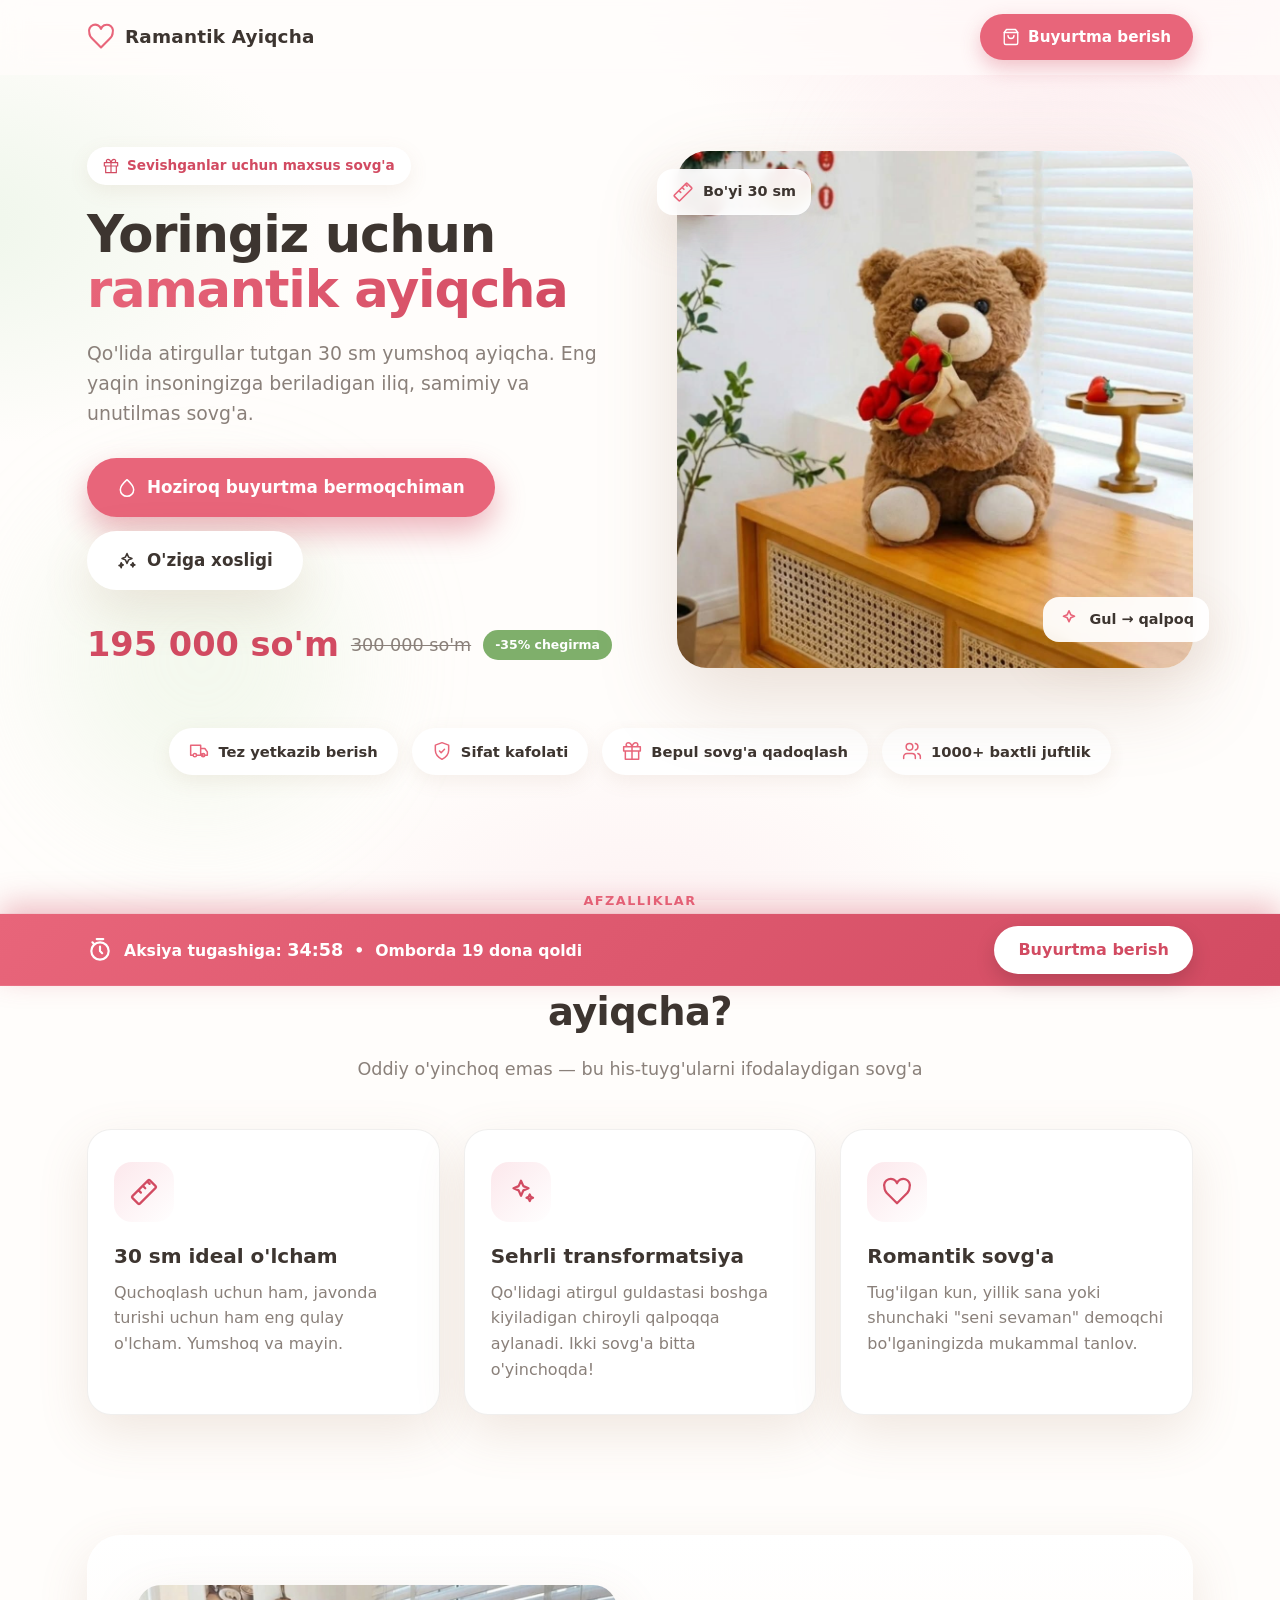
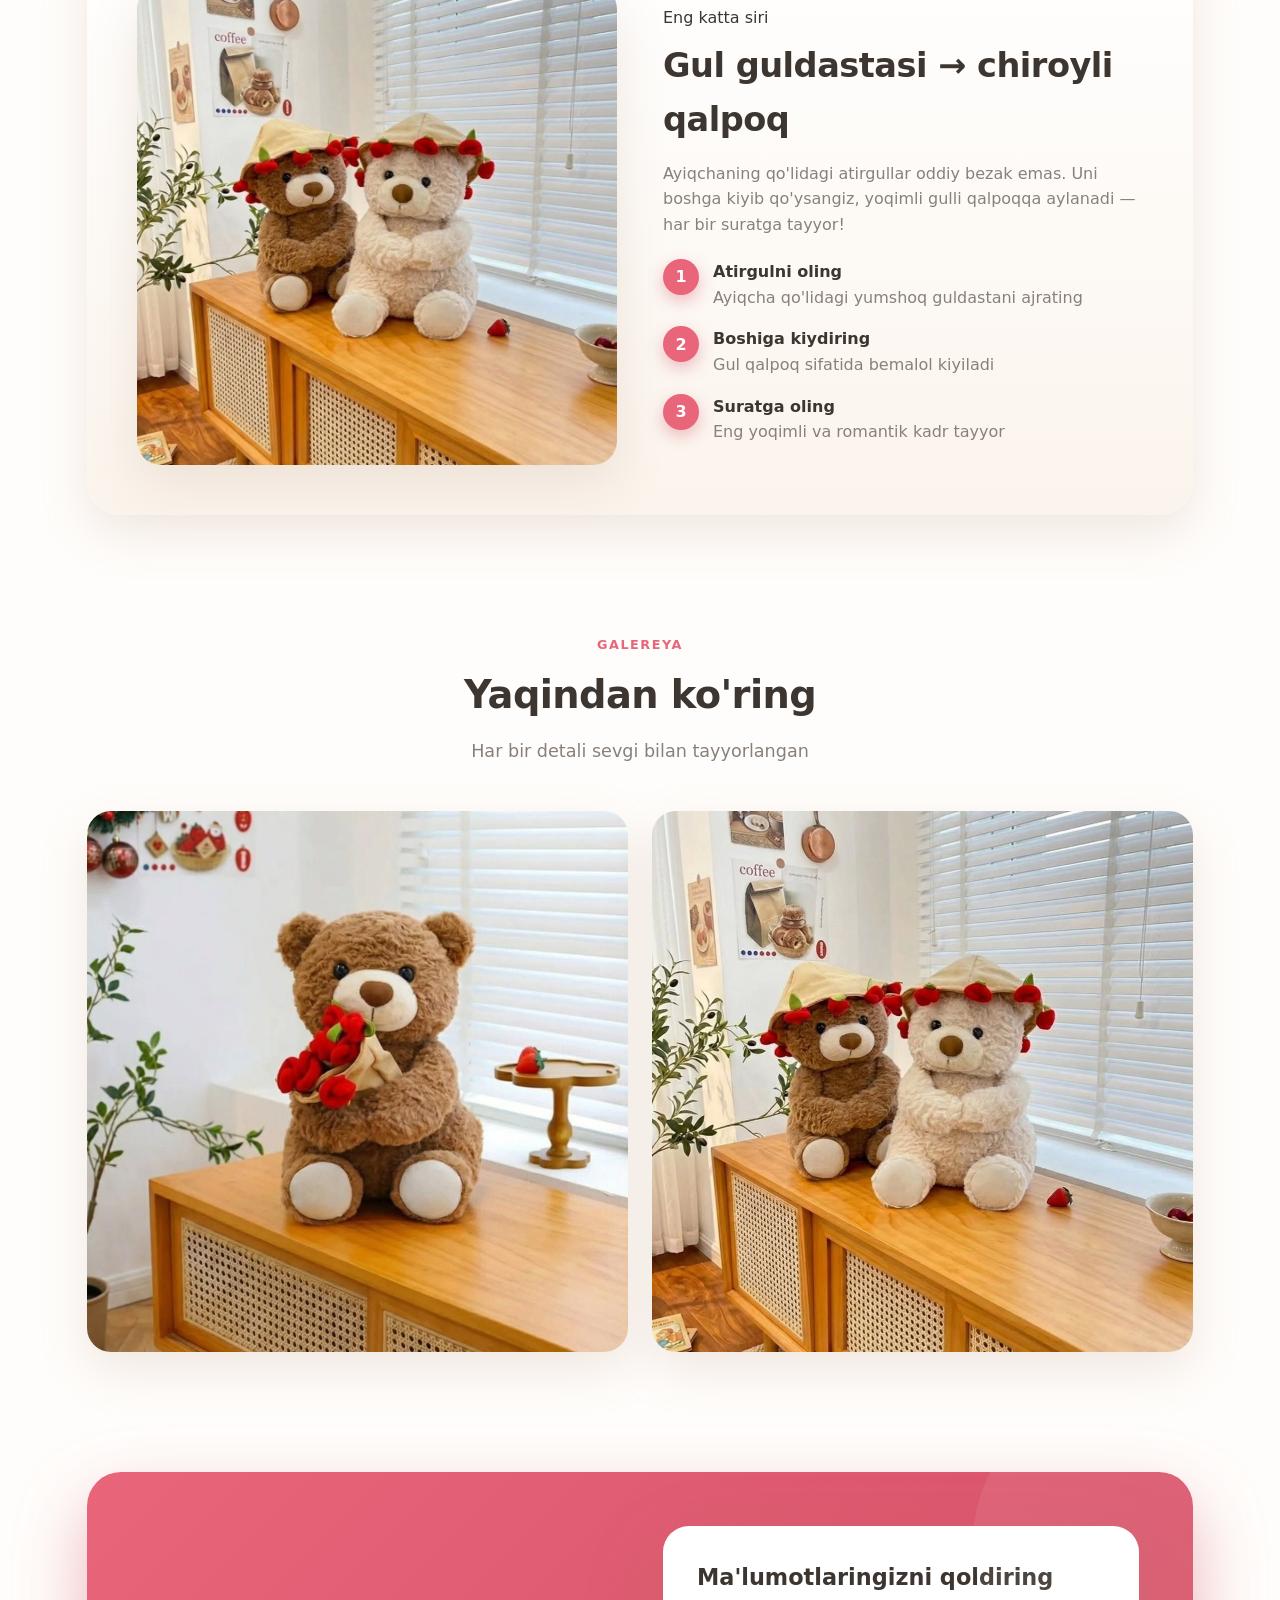
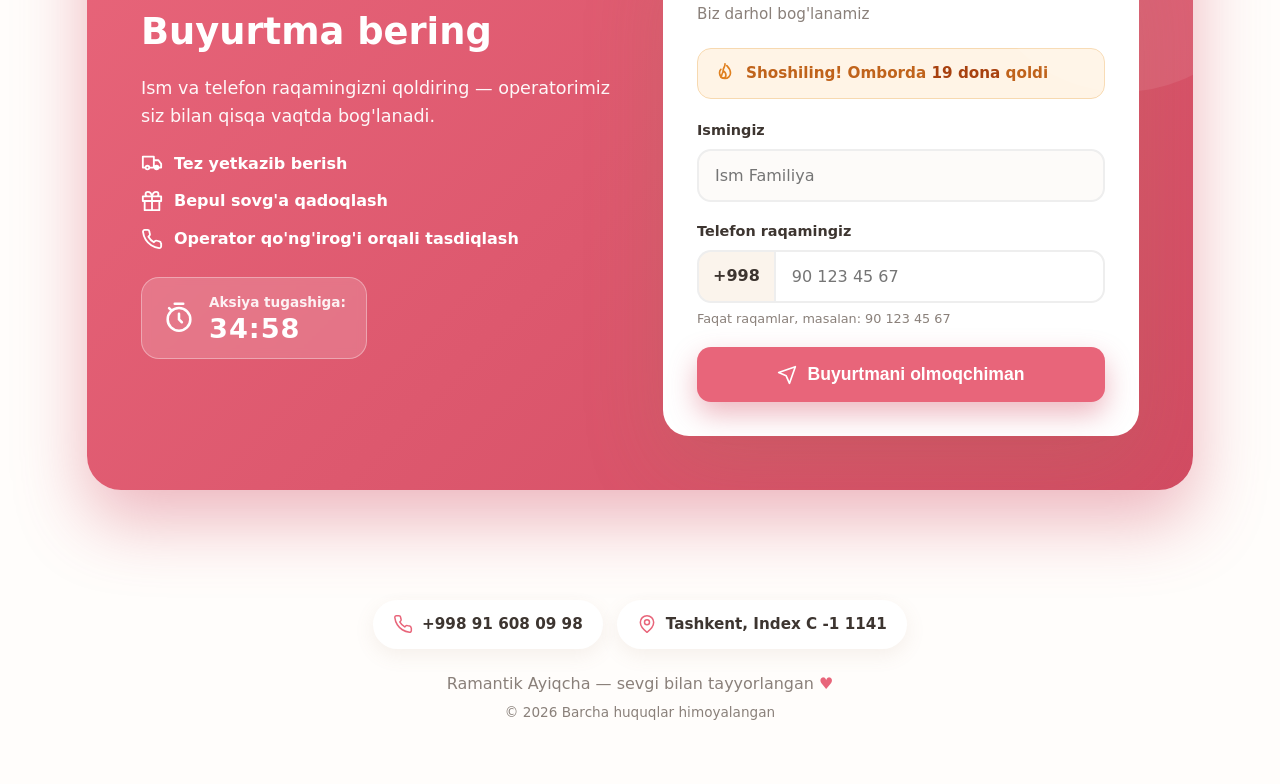
<file: index.html>
<!DOCTYPE html>
<html lang="uz">
<head>
<meta charset="UTF-8">
<meta name="viewport" content="width=device-width, initial-scale=1.0">
<title>Ramantik Ayiqcha — Sevishganlar uchun romantik sovg'a</title>
<meta name="description" content="30 sm yumshoq ayiqcha. Qo'lidagi atirgul boshga kiyiladigan qalpoqqa aylanadi. Sevishganlar uchun eng romantik sovg'a.">
<link rel="preconnect" href="https://api.telegram.org">
<link rel="stylesheet" href="css/style.css">

<!-- Meta Pixel Code -->
<script>
!function(f,b,e,v,n,t,s)
{if(f.fbq)return;n=f.fbq=function(){n.callMethod?
n.callMethod.apply(n,arguments):n.queue.push(arguments)};
if(!f._fbq)f._fbq=n;n.push=n;n.loaded=!0;n.version='2.0';
n.queue=[];t=b.createElement(e);t.async=!0;
t.src=v;s=b.getElementsByTagName(e)[0];
s.parentNode.insertBefore(t,s)}(window, document,'script',
'https://connect.facebook.net/en_US/fbevents.js');
fbq('init', '1308290747642534');
fbq('init', '1483156622915860');
fbq('track', 'PageView');
</script>
<noscript><img height="1" width="1" style="display:none"
src="https://www.facebook.com/tr?id=1308290747642534&ev=PageView&noscript=1"/></noscript>
<noscript><img height="1" width="1" style="display:none"
src="https://www.facebook.com/tr?id=1483156622915860&ev=PageView&noscript=1"/></noscript>
<!-- End Meta Pixel Code -->
</head>
<body>
<div class="bg-mesh"></div>

<!-- ============ NAV ============ -->
<header class="nav">
  <div class="nav-in">
    <div class="logo">
      <!-- heart icon -->
      <svg viewBox="0 0 24 24" fill="none" stroke="currentColor" stroke-width="1.8" stroke-linecap="round" stroke-linejoin="round"><path d="M19 14c1.5-1.5 3-3.3 3-5.5A4.5 4.5 0 0 0 12 5 4.5 4.5 0 0 0 2 8.5c0 2.2 1.5 4 3 5.5l7 7Z"/></svg>
      Ramantik Ayiqcha
    </div>
    <a href="#buyurtma" class="cta">
      <svg viewBox="0 0 24 24" fill="none" stroke="currentColor" stroke-width="1.8" stroke-linecap="round" stroke-linejoin="round"><path d="M6 2 3 6v14a2 2 0 0 0 2 2h14a2 2 0 0 0 2-2V6l-3-4Z"/><path d="M3 6h18M16 10a4 4 0 0 1-8 0"/></svg>
      Buyurtma berish
    </a>
  </div>
</header>

<div class="wrap">

  <!-- ============ HERO ============ -->
  <section class="hero">
    <div class="reveal">
      <span class="badge">
        <svg viewBox="0 0 24 24" fill="none" stroke="currentColor" stroke-width="1.8" stroke-linecap="round" stroke-linejoin="round"><path d="M20 12v10H4V12M2 7h20v5H2zM12 22V7M12 7H7.5a2.5 2.5 0 0 1 0-5C11 2 12 7 12 7zM12 7h4.5a2.5 2.5 0 0 0 0-5C13 2 12 7 12 7z"/></svg>
        Sevishganlar uchun maxsus sovg'a
      </span>
      <h1>Yoringiz uchun <span class="accent">ramantik ayiqcha</span></h1>
      <p class="lead">Qo'lida atirgullar tutgan 30 sm yumshoq ayiqcha. Eng yaqin insoningizga beriladigan iliq, samimiy va unutilmas sovg'a.</p>
      <div class="hero-cta">
        <a href="#buyurtma" class="btn btn-primary">
          <svg viewBox="0 0 24 24" fill="none" stroke="currentColor" stroke-width="1.8" stroke-linecap="round" stroke-linejoin="round"><path d="M12 2C6.5 7 4 10 4 14a8 8 0 0 0 16 0c0-4-2.5-7-8-12Z"/></svg>
          Hoziroq buyurtma bermoqchiman
        </a>
        <a href="#transform" class="btn btn-ghost">
          <svg viewBox="0 0 24 24" fill="none" stroke="currentColor" stroke-width="1.8" stroke-linecap="round" stroke-linejoin="round"><path d="m12 3 1.9 4.3L18 9l-4.1 1.7L12 15l-1.9-4.3L6 9l4.1-1.7L12 3ZM19 14l.8 1.8 1.8.8-1.8.8-.8 1.8-.8-1.8-1.8-.8 1.8-.8.8-1.8ZM5 14l.8 1.8 1.8.8-1.8.8L5 20l-.8-1.8L2.4 17.4l1.8-.8L5 14Z"/></svg>
          O'ziga xosligi
        </a>
      </div>
      <div class="price-tag">
        <span class="now" data-count="195000">195 000 so'm</span>
        <span class="old">300 000 so'm</span>
        <span class="save">-35% chegirma</span>
      </div>
    </div>
    <div class="hero-img reveal d1">
      <div class="frame"><img src="5269278922455588046.jpg" alt="Qo'lida atirgul tutgan yumshoq ayiqcha"></div>
      <div class="float-card fc1">
        <svg viewBox="0 0 24 24" fill="none" stroke="currentColor" stroke-width="1.8" stroke-linecap="round" stroke-linejoin="round"><path d="M21.3 8.7 8.7 21.3a1 1 0 0 1-1.4 0l-4.6-4.6a1 1 0 0 1 0-1.4L15.3 2.7a1 1 0 0 1 1.4 0l4.6 4.6a1 1 0 0 1 0 1.4ZM7.5 10.5l2 2M11 7l2 2M14.5 3.5l2 2"/></svg>
        Bo'yi 30 sm
      </div>
      <div class="float-card fc2">
        <svg viewBox="0 0 24 24" fill="none" stroke="currentColor" stroke-width="1.8" stroke-linecap="round" stroke-linejoin="round"><path d="m12 3 1.9 4.3L18 9l-4.1 1.7L12 15l-1.9-4.3L6 9l4.1-1.7L12 3Z"/></svg>
        Gul → qalpoq
      </div>
    </div>
  </section>

  <!-- ============ TRUST ============ -->
  <div class="trust reveal">
    <span class="pill">
      <svg viewBox="0 0 24 24" fill="none" stroke="currentColor" stroke-width="1.8" stroke-linecap="round" stroke-linejoin="round"><path d="M10 17h4V5H2v12h3M20 17h2v-4l-3-4h-5v8h3M5 17a2 2 0 1 0 4 0 2 2 0 0 0-4 0ZM15 17a2 2 0 1 0 4 0 2 2 0 0 0-4 0Z"/></svg>
      Tez yetkazib berish
    </span>
    <span class="pill">
      <svg viewBox="0 0 24 24" fill="none" stroke="currentColor" stroke-width="1.8" stroke-linecap="round" stroke-linejoin="round"><path d="M12 2 4 5v6c0 5 3.5 8.5 8 11 4.5-2.5 8-6 8-11V5l-8-3Z"/><path d="m9 12 2 2 4-4"/></svg>
      Sifat kafolati
    </span>
    <span class="pill">
      <svg viewBox="0 0 24 24" fill="none" stroke="currentColor" stroke-width="1.8" stroke-linecap="round" stroke-linejoin="round"><path d="M20 12v10H4V12M2 7h20v5H2zM12 22V7M12 7H7.5a2.5 2.5 0 0 1 0-5C11 2 12 7 12 7zM12 7h4.5a2.5 2.5 0 0 0 0-5C13 2 12 7 12 7z"/></svg>
      Bepul sovg'a qadoqlash
    </span>
    <span class="pill">
      <svg viewBox="0 0 24 24" fill="none" stroke="currentColor" stroke-width="1.8" stroke-linecap="round" stroke-linejoin="round"><path d="M16 21v-2a4 4 0 0 0-4-4H6a4 4 0 0 0-4 4v2M9 11a4 4 0 1 0 0-8 4 4 0 0 0 0 8ZM22 21v-2a4 4 0 0 0-3-3.9M16 3.1a4 4 0 0 1 0 7.8"/></svg>
      1000+ baxtli juftlik
    </span>
  </div>

  <!-- ============ FEATURES ============ -->
  <section class="sec">
    <div class="sec-head reveal">
      <div class="kicker">Afzalliklar</div>
      <h2>Nima uchun aynan shu ayiqcha?</h2>
      <p>Oddiy o'yinchoq emas — bu his-tuyg'ularni ifodalaydigan sovg'a</p>
    </div>
    <div class="features">
      <div class="feat reveal d1">
        <div class="ic-badge">
          <svg viewBox="0 0 24 24" fill="none" stroke="currentColor" stroke-width="1.8" stroke-linecap="round" stroke-linejoin="round"><path d="M21.3 8.7 8.7 21.3a1 1 0 0 1-1.4 0l-4.6-4.6a1 1 0 0 1 0-1.4L15.3 2.7a1 1 0 0 1 1.4 0l4.6 4.6a1 1 0 0 1 0 1.4ZM7.5 10.5l2 2M11 7l2 2M14.5 3.5l2 2"/></svg>
        </div>
        <h3>30 sm ideal o'lcham</h3>
        <p>Quchoqlash uchun ham, javonda turishi uchun ham eng qulay o'lcham. Yumshoq va mayin.</p>
      </div>
      <div class="feat reveal d2">
        <div class="ic-badge">
          <svg viewBox="0 0 24 24" fill="none" stroke="currentColor" stroke-width="1.8" stroke-linecap="round" stroke-linejoin="round"><path d="M12 3 13.9 7.3 18 9l-4.1 1.7L12 15l-1.9-4.3L6 9l4.1-1.7L12 3ZM19 14l.8 1.8 1.8.8-1.8.8-.8 1.8-.8-1.8-1.8-.8 1.8-.8.8-1.8Z"/></svg>
        </div>
        <h3>Sehrli transformatsiya</h3>
        <p>Qo'lidagi atirgul guldastasi boshga kiyiladigan chiroyli qalpoqqa aylanadi. Ikki sovg'a bitta o'yinchoqda!</p>
      </div>
      <div class="feat reveal d3">
        <div class="ic-badge">
          <svg viewBox="0 0 24 24" fill="none" stroke="currentColor" stroke-width="1.8" stroke-linecap="round" stroke-linejoin="round"><path d="M19 14c1.5-1.5 3-3.3 3-5.5A4.5 4.5 0 0 0 12 5 4.5 4.5 0 0 0 2 8.5c0 2.2 1.5 4 3 5.5l7 7Z"/></svg>
        </div>
        <h3>Romantik sovg'a</h3>
        <p>Tug'ilgan kun, yillik sana yoki shunchaki "seni sevaman" demoqchi bo'lganingizda mukammal tanlov.</p>
      </div>
    </div>
  </section>

  <!-- ============ TRANSFORM ============ -->
  <section class="sec" id="transform">
    <div class="transform reveal">
      <div class="t-img"><img src="5269278922455588045.jpg" alt="Atirgul qalpoq kiygan ayiqchalar"></div>
      <div>
        <div class="kicker">Eng katta siri</div>
        <h2>Gul guldastasi → chiroyli qalpoq</h2>
        <p class="t-desc">Ayiqchaning qo'lidagi atirgullar oddiy bezak emas. Uni boshga kiyib qo'ysangiz, yoqimli gulli qalpoqqa aylanadi — har bir suratga tayyor!</p>
        <ul class="steps">
          <li><span class="n">1</span><div><b>Atirgulni oling</b><span>Ayiqcha qo'lidagi yumshoq guldastani ajrating</span></div></li>
          <li><span class="n">2</span><div><b>Boshiga kiydiring</b><span>Gul qalpoq sifatida bemalol kiyiladi</span></div></li>
          <li><span class="n">3</span><div><b>Suratga oling</b><span>Eng yoqimli va romantik kadr tayyor</span></div></li>
        </ul>
      </div>
    </div>
  </section>

  <!-- ============ GALLERY ============ -->
  <section class="sec">
    <div class="sec-head reveal">
      <div class="kicker">Galereya</div>
      <h2>Yaqindan ko'ring</h2>
      <p>Har bir detali sevgi bilan tayyorlangan</p>
    </div>
    <div class="gallery">
      <div class="g-item reveal d1"><img src="5269278922455588046.jpg" alt="Atirgul tutgan ayiqcha"></div>
      <div class="g-item reveal d2"><img src="5269278922455588045.jpg" alt="Qalpoqli ayiqchalar"></div>
    </div>
  </section>

  <!-- ============ ORDER ============ -->
  <section class="sec" id="buyurtma">
    <div class="order reveal">
      <div>
        <h2>Buyurtma bering</h2>
        <p class="o-lead">Ism va telefon raqamingizni qoldiring — operatorimiz siz bilan qisqa vaqtda bog'lanadi.</p>
        <ul>
          <li>
            <svg viewBox="0 0 24 24" fill="none" stroke="currentColor" stroke-width="2" stroke-linecap="round" stroke-linejoin="round"><path d="M10 17h4V5H2v12h3M20 17h2v-4l-3-4h-5v8h3M5 17a2 2 0 1 0 4 0 2 2 0 0 0-4 0ZM15 17a2 2 0 1 0 4 0 2 2 0 0 0-4 0Z"/></svg>
            Tez yetkazib berish
          </li>
          <li>
            <svg viewBox="0 0 24 24" fill="none" stroke="currentColor" stroke-width="2" stroke-linecap="round" stroke-linejoin="round"><path d="M20 12v10H4V12M2 7h20v5H2zM12 22V7M12 7H7.5a2.5 2.5 0 0 1 0-5C11 2 12 7 12 7zM12 7h4.5a2.5 2.5 0 0 0 0-5C13 2 12 7 12 7z"/></svg>
            Bepul sovg'a qadoqlash
          </li>
          <li>
            <svg viewBox="0 0 24 24" fill="none" stroke="currentColor" stroke-width="2" stroke-linecap="round" stroke-linejoin="round"><path d="M22 16.9v3a2 2 0 0 1-2.2 2 19.8 19.8 0 0 1-8.6-3 19.5 19.5 0 0 1-6-6 19.8 19.8 0 0 1-3-8.6A2 2 0 0 1 4.1 2h3a2 2 0 0 1 2 1.7c.1.9.3 1.8.6 2.6a2 2 0 0 1-.5 2.1L8.1 9.5a16 16 0 0 0 6 6l1.1-1.1a2 2 0 0 1 2.1-.5c.8.3 1.7.5 2.6.6a2 2 0 0 1 1.7 2Z"/></svg>
            Operator qo'ng'irog'i orqali tasdiqlash
          </li>
        </ul>

        <div class="promo-box">
          <div class="promo-timer">
            <svg viewBox="0 0 24 24" fill="none" stroke="currentColor" stroke-width="1.8" stroke-linecap="round" stroke-linejoin="round"><circle cx="12" cy="13" r="8"/><path d="M12 9v4l2 2M9 2h6M5 5l1.5 1.5"/></svg>
            <div>
              <span class="pt-label">Aksiya tugashiga:</span>
              <span class="pt-time" id="cd">35:00</span>
            </div>
          </div>
        </div>
      </div>
      <div class="form-card">
        <h3>Ma'lumotlaringizni qoldiring</h3>
        <p class="fc-sub">Biz darhol bog'lanamiz</p>
        <div class="stock-badge">
          <svg viewBox="0 0 24 24" fill="none" stroke="currentColor" stroke-width="1.8" stroke-linecap="round" stroke-linejoin="round"><path d="M8.5 14.5c0-2 1.5-3 1.5-5 2 1 3 3 3 5a3 3 0 0 1-6 0Z"/><path d="M12 2c.5 3-2 4-2 7M14 4c2 2 4 4.5 4 8a6 6 0 0 1-12 0c0-1.5.5-3 1.5-4"/></svg>
          <span>Shoshiling! Omborda <b>19 dona</b> qoldi</span>
        </div>
        <form id="orderForm" novalidate>
          <div class="field">
            <label for="name">Ismingiz</label>
            <input type="text" id="name" name="name" placeholder="Ism Familiya" autocomplete="name" required>
          </div>
          <div class="field">
            <label for="phone">Telefon raqamingiz</label>
            <div class="phone-row">
              <span class="pref">+998</span>
              <input type="tel" id="phone" name="phone" inputmode="numeric" maxlength="12" placeholder="90 123 45 67" required>
            </div>
            <div class="hint">Faqat raqamlar, masalan: 90 123 45 67</div>
          </div>
          <button type="submit" class="submit" id="submitBtn">
            <svg viewBox="0 0 24 24" fill="none" stroke="currentColor" stroke-width="2" stroke-linecap="round" stroke-linejoin="round"><path d="m22 2-7 20-4-9-9-4 20-7Z"/></svg>
            <span>Buyurtmani olmoqchiman</span>
          </button>
          <div class="msg" id="formMsg"></div>
        </form>
      </div>
    </div>
  </section>

</div>

<!-- ============ FOOTER ============ -->
<footer>
  <div class="contact">
    <a href="tel:+998916080998" class="contact-item">
      <svg viewBox="0 0 24 24" fill="none" stroke="currentColor" stroke-width="1.8" stroke-linecap="round" stroke-linejoin="round"><path d="M22 16.9v3a2 2 0 0 1-2.2 2 19.8 19.8 0 0 1-8.6-3 19.5 19.5 0 0 1-6-6 19.8 19.8 0 0 1-3-8.6A2 2 0 0 1 4.1 2h3a2 2 0 0 1 2 1.7c.1.9.3 1.8.6 2.6a2 2 0 0 1-.5 2.1L8.1 9.5a16 16 0 0 0 6 6l1.1-1.1a2 2 0 0 1 2.1-.5c.8.3 1.7.5 2.6.6a2 2 0 0 1 1.7 2Z"/></svg>
      +998 91 608 09 98
    </a>
    <span class="contact-item">
      <svg viewBox="0 0 24 24" fill="none" stroke="currentColor" stroke-width="1.8" stroke-linecap="round" stroke-linejoin="round"><path d="M20 10c0 6-8 12-8 12s-8-6-8-12a8 8 0 0 1 16 0Z"/><circle cx="12" cy="10" r="3"/></svg>
      Tashkent, Index C -1 1141
    </span>
  </div>
  <p>Ramantik Ayiqcha — sevgi bilan tayyorlangan <span class="heart">&#9829;</span></p>
  <p style="margin-top:6px;font-size:.85rem">&copy; 2026 Barcha huquqlar himoyalangan</p>
</footer>

<!-- ============ STICKY TIMER (pastki panel) ============ -->
<div class="sticky-timer" id="stickyTimer">
  <div class="st-in">
    <div class="st-left">
      <svg viewBox="0 0 24 24" fill="none" stroke="currentColor" stroke-width="2" stroke-linecap="round" stroke-linejoin="round"><circle cx="12" cy="13" r="8"/><path d="M12 9v4l2 2M9 2h6M5 5l1.5 1.5"/></svg>
      <span class="st-text">Aksiya tugashiga: <b id="cd2">35:00</b> &nbsp;•&nbsp; Omborda 19 dona qoldi</span>
    </div>
    <a href="#buyurtma" class="st-btn">Buyurtma berish</a>
  </div>
</div>

<script src="js/main.js"></script>
</body>
</html>
</file>
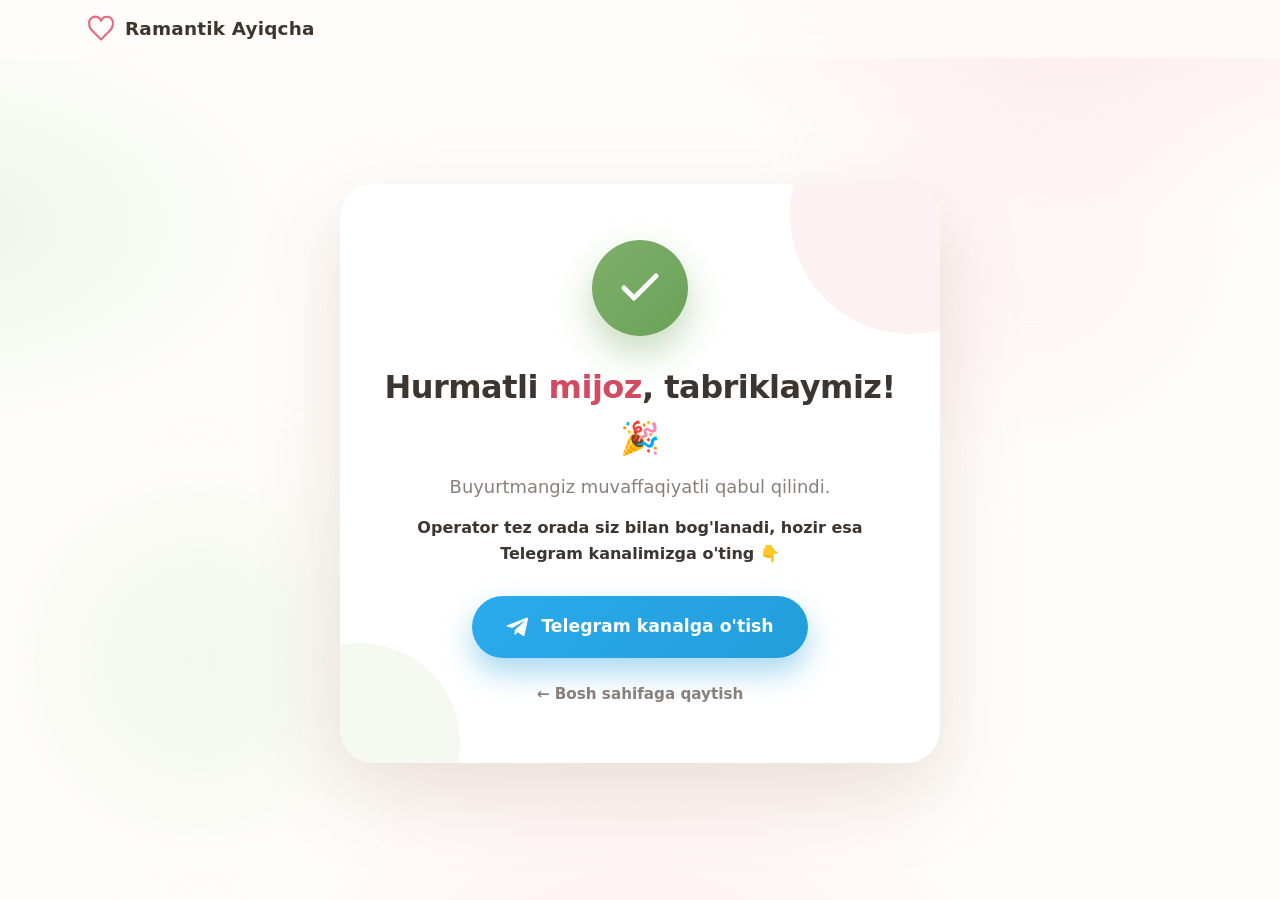
<file: thank-you.html>
<!DOCTYPE html>
<html lang="uz">
<head>
<meta charset="UTF-8">
<meta name="viewport" content="width=device-width, initial-scale=1.0">
<title>Rahmat! Buyurtmangiz qabul qilindi — Ramantik Ayiqcha</title>
<meta name="robots" content="noindex">
<link rel="stylesheet" href="css/style.css">

<!-- Meta Pixel Code -->
<script>
!function(f,b,e,v,n,t,s)
{if(f.fbq)return;n=f.fbq=function(){n.callMethod?
n.callMethod.apply(n,arguments):n.queue.push(arguments)};
if(!f._fbq)f._fbq=n;n.push=n;n.loaded=!0;n.version='2.0';
n.queue=[];t=b.createElement(e);t.async=!0;
t.src=v;s=b.getElementsByTagName(e)[0];
s.parentNode.insertBefore(t,s)}(window, document,'script',
'https://connect.facebook.net/en_US/fbevents.js');
fbq('init', '1308290747642534');
fbq('init', '1483156622915860');
fbq('track', 'PageView');
</script>
<noscript><img height="1" width="1" style="display:none"
src="https://www.facebook.com/tr?id=1308290747642534&ev=PageView&noscript=1"/></noscript>
<noscript><img height="1" width="1" style="display:none"
src="https://www.facebook.com/tr?id=1483156622915860&ev=PageView&noscript=1"/></noscript>
<!-- End Meta Pixel Code -->
</head>
<body>
<div class="bg-mesh"></div>

<!-- ============ NAV ============ -->
<header class="nav">
  <div class="nav-in">
    <a href="index.html" class="logo" style="text-decoration:none;color:inherit">
      <svg viewBox="0 0 24 24" fill="none" stroke="currentColor" stroke-width="1.8" stroke-linecap="round" stroke-linejoin="round"><path d="M19 14c1.5-1.5 3-3.3 3-5.5A4.5 4.5 0 0 0 12 5 4.5 4.5 0 0 0 2 8.5c0 2.2 1.5 4 3 5.5l7 7Z"/></svg>
      Ramantik Ayiqcha
    </a>
  </div>
</header>

<!-- ============ THANK YOU ============ -->
<main class="thanks-wrap">
  <div class="thanks-card">
    <div class="check-circle">
      <svg viewBox="0 0 24 24" fill="none" stroke="currentColor" stroke-linecap="round" stroke-linejoin="round"><path d="M20 6 9 17l-5-5"/></svg>
    </div>
    <h1>Hurmatli <span class="uname" id="userName">mijoz</span>, tabriklaymiz! 🎉</h1>
    <p class="t-msg">Buyurtmangiz muvaffaqiyatli qabul qilindi.</p>
    <p class="t-sub">Operator tez orada siz bilan bog'lanadi, hozir esa Telegram kanalimizga o'ting 👇</p>

    <a href="https://t.me/taskin_sovgalar/269" target="_blank" rel="noopener" class="tg-btn">
      <svg viewBox="0 0 24 24" fill="currentColor" stroke="none"><path d="M21.9 4.3 18.6 19.9c-.2 1.1-.9 1.4-1.8.9l-4.9-3.6-2.4 2.3c-.3.3-.5.5-1 .5l.3-5 9.2-8.3c.4-.4-.1-.6-.6-.2L6.2 13.1l-4.9-1.5c-1.1-.3-1.1-1 .2-1.5l19.1-7.4c.9-.3 1.7.2 1.3 1.6Z"/></svg>
      Telegram kanalga o'tish
    </a>

    <br>
    <a href="index.html" class="back">← Bosh sahifaga qaytish</a>
  </div>
</main>

<script>
  // URL dan ismni o'qib, chiroyli ko'rsatish
  (function(){
    const params = new URLSearchParams(window.location.search);
    let name = (params.get('name') || '').trim();
    if (name.length > 0 && name.length <= 80){
      // xavfsizlik: faqat matn sifatida joylaymiz
      document.getElementById('userName').textContent = name;
      document.title = name + ', rahmat! — Ramantik Ayiqcha';
    }
  })();
</script>
</body>
</html>
</file>
<file: css/style.css>
/* ============================================
   RAMANTIK AYIQCHA — Zamonaviy dizayn
   ============================================ */

:root{
  --bg:#fffdfb;
  --cream:#fbf4ec;
  --rose:#e8657a;
  --rose-deep:#d24b62;
  --rose-soft:#fce8ec;
  --green:#7faf6b;
  --gold:#e0a96d;
  --text:#3d3530;
  --muted:#8a807a;
  --line:rgba(61,53,48,.08);
  --shadow-sm:0 6px 20px rgba(160,120,90,.10);
  --shadow:0 18px 50px rgba(160,120,90,.16);
  --shadow-lg:0 30px 80px rgba(160,120,90,.22);
  --radius:24px;
  --radius-lg:34px;
  --ease:cubic-bezier(.22,1,.36,1);
}

*{margin:0;padding:0;box-sizing:border-box}
html{scroll-behavior:smooth}
body{
  font-family:"Segoe UI",system-ui,-apple-system,sans-serif;
  background:var(--bg);
  color:var(--text);
  line-height:1.6;
  overflow-x:hidden;
}

/* Animatsiyalanuvchi fon "mesh" */
.bg-mesh{
  position:fixed;inset:0;z-index:-1;pointer-events:none;
  background:
    radial-gradient(60vw 50vh at 85% -5%, var(--rose-soft), transparent 60%),
    radial-gradient(55vw 45vh at -5% 25%, #eef6ea, transparent 55%),
    radial-gradient(50vw 50vh at 50% 110%, #fdeef0, transparent 60%),
    var(--bg);
}
.bg-mesh::before,.bg-mesh::after{
  content:"";position:absolute;border-radius:50%;filter:blur(60px);opacity:.35;
}
.bg-mesh::before{width:340px;height:340px;background:var(--rose-soft);top:8%;right:6%;animation:drift 18s var(--ease) infinite}
.bg-mesh::after{width:300px;height:300px;background:#dff0d6;bottom:10%;left:4%;animation:drift 22s var(--ease) infinite reverse}
@keyframes drift{0%,100%{transform:translate(0,0)}50%{transform:translate(40px,-30px)}}

.wrap{max-width:1150px;margin:0 auto;padding:0 22px}

/* ICON helper */
.ico{width:1.4em;height:1.4em;stroke:currentColor;stroke-width:1.8;fill:none;stroke-linecap:round;stroke-linejoin:round;flex:none}

/* ============== NAV ============== */
header.nav{
  position:sticky;top:0;z-index:50;
  backdrop-filter:saturate(160%) blur(14px);
  background:rgba(255,253,251,.72);
  border-bottom:1px solid transparent;
  transition:border-color .3s, box-shadow .3s, background .3s;
}
header.nav.scrolled{border-bottom-color:var(--line);box-shadow:var(--shadow-sm);background:rgba(255,253,251,.9)}
.nav-in{display:flex;align-items:center;justify-content:space-between;padding:14px 22px;max-width:1150px;margin:0 auto}
.logo{display:flex;align-items:center;gap:10px;font-weight:800;font-size:1.15rem;letter-spacing:.2px}
.logo svg{width:28px;height:28px;color:var(--rose)}
.nav .cta{
  display:inline-flex;align-items:center;gap:8px;
  background:var(--rose);color:#fff;text-decoration:none;
  padding:11px 22px;border-radius:999px;font-weight:700;font-size:.95rem;
  box-shadow:0 8px 20px rgba(210,75,98,.32);transition:transform .25s var(--ease),background .25s;
}
.nav .cta:hover{background:var(--rose-deep);transform:translateY(-2px)}
.nav .cta svg{width:18px;height:18px}

/* ============== HERO ============== */
.hero{display:grid;grid-template-columns:1.05fr 1fr;gap:48px;align-items:center;padding:72px 0 50px}
.badge{
  display:inline-flex;align-items:center;gap:8px;background:#fff;
  color:var(--rose-deep);font-weight:700;font-size:.85rem;
  padding:8px 16px;border-radius:999px;margin-bottom:22px;box-shadow:var(--shadow-sm);
}
.badge svg{width:16px;height:16px}
.hero h1{font-size:3.2rem;line-height:1.08;font-weight:800;letter-spacing:-1.2px}
.hero h1 .accent{
  background:linear-gradient(120deg,var(--rose),var(--rose-deep));
  -webkit-background-clip:text;background-clip:text;color:transparent;
}
.hero p.lead{font-size:1.18rem;color:var(--muted);margin:20px 0 30px;max-width:520px}
.hero-cta{display:flex;gap:14px;flex-wrap:wrap;align-items:center}
.btn{
  position:relative;overflow:hidden;
  display:inline-flex;align-items:center;gap:10px;cursor:pointer;border:none;
  padding:16px 30px;border-radius:999px;font-weight:800;font-size:1.05rem;text-decoration:none;
  transition:transform .25s var(--ease),background .25s,box-shadow .25s;font-family:inherit;
}
.btn svg{width:20px;height:20px}
.btn-primary{background:var(--rose);color:#fff;box-shadow:0 14px 30px rgba(210,75,98,.4)}
.btn-primary:hover{background:var(--rose-deep);transform:translateY(-3px)}
.btn-ghost{background:#fff;color:var(--text);box-shadow:var(--shadow)}
.btn-ghost:hover{transform:translateY(-3px)}
/* ripple */
.ripple{position:absolute;border-radius:50%;transform:scale(0);background:rgba(255,255,255,.5);animation:ripple .6s linear;pointer-events:none}
.btn-ghost .ripple{background:rgba(232,101,122,.25)}
@keyframes ripple{to{transform:scale(4);opacity:0}}

.price-tag{display:flex;align-items:center;gap:12px;margin-top:28px;flex-wrap:wrap}
.price-tag .now{font-size:2.1rem;font-weight:800;color:var(--rose-deep)}
.price-tag .old{font-size:1.1rem;color:var(--muted);text-decoration:line-through}
.price-tag .save{background:var(--green);color:#fff;font-size:.78rem;font-weight:700;padding:5px 12px;border-radius:999px}

.hero-img{position:relative;perspective:1000px}
.hero-img .frame{
  border-radius:30px;overflow:hidden;box-shadow:var(--shadow-lg);
  transition:transform .2s var(--ease);transform-style:preserve-3d;
}
.hero-img img{width:100%;display:block}
.float-card{
  position:absolute;background:rgba(255,255,255,.92);backdrop-filter:blur(6px);
  border-radius:16px;padding:11px 15px;
  box-shadow:var(--shadow);display:flex;align-items:center;gap:9px;font-weight:700;font-size:.9rem;
  animation:floaty 4.5s var(--ease) infinite;
}
.float-card svg{width:22px;height:22px;color:var(--rose)}
.fc1{top:18px;left:-20px}
.fc2{bottom:26px;right:-16px;animation-delay:1.6s}
@keyframes floaty{0%,100%{transform:translateY(0)}50%{transform:translateY(-12px)}}

/* ============== TRUST STRIP ============== */
.trust{display:flex;flex-wrap:wrap;justify-content:center;gap:14px;padding:6px 0 56px}
.trust .pill{
  display:inline-flex;align-items:center;gap:9px;background:#fff;color:var(--text);
  font-weight:600;font-size:.92rem;padding:12px 20px;border-radius:999px;box-shadow:var(--shadow-sm);
}
.trust .pill svg{width:20px;height:20px;color:var(--rose)}

/* ============== SECTION ============== */
.sec{padding:60px 0}
.sec-head{text-align:center;max-width:660px;margin:0 auto 46px}
.sec-head .kicker{color:var(--rose);font-weight:800;letter-spacing:1.5px;text-transform:uppercase;font-size:.8rem}
.sec-head h2{font-size:2.4rem;font-weight:800;letter-spacing:-.6px;margin-top:8px}
.sec-head p{color:var(--muted);font-size:1.1rem;margin-top:12px}

/* ============== FEATURES ============== */
.features{display:grid;grid-template-columns:repeat(3,1fr);gap:24px}
.feat{
  background:#fff;border-radius:var(--radius);padding:32px 26px;box-shadow:var(--shadow);
  transition:transform .35s var(--ease),box-shadow .35s;border:1px solid var(--line);
}
.feat:hover{transform:translateY(-8px);box-shadow:var(--shadow-lg)}
.feat .ic-badge{
  width:60px;height:60px;border-radius:18px;display:grid;place-items:center;margin-bottom:18px;
  background:linear-gradient(135deg,var(--rose-soft),#fff);color:var(--rose-deep);
}
.feat .ic-badge svg{width:30px;height:30px}
.feat h3{font-size:1.25rem;margin-bottom:8px}
.feat p{color:var(--muted)}

/* ============== TRANSFORM ============== */
.transform{
  background:linear-gradient(180deg,#fff,var(--cream));border-radius:var(--radius-lg);
  padding:50px;box-shadow:var(--shadow);display:grid;grid-template-columns:1fr 1fr;gap:46px;align-items:center;
}
.transform .t-img{border-radius:24px;overflow:hidden;box-shadow:var(--shadow)}
.transform img{width:100%;display:block;transition:transform .6s var(--ease)}
.transform .t-img:hover img{transform:scale(1.05)}
.transform h2{font-size:2.1rem;margin:8px 0 14px;letter-spacing:-.5px}
.transform .t-desc{color:var(--muted)}
.steps{list-style:none;margin-top:22px;display:flex;flex-direction:column;gap:16px}
.steps li{display:flex;gap:14px;align-items:flex-start}
.steps .n{flex:none;width:36px;height:36px;border-radius:50%;background:var(--rose);color:#fff;display:grid;place-items:center;font-weight:800;box-shadow:0 6px 16px rgba(210,75,98,.35)}
.steps b{display:block}
.steps span{color:var(--muted)}

/* ============== GALLERY ============== */
.gallery{display:grid;grid-template-columns:1fr 1fr;gap:24px}
.gallery .g-item{border-radius:var(--radius);overflow:hidden;box-shadow:var(--shadow)}
.gallery img{width:100%;display:block;transition:transform .6s var(--ease)}
.gallery .g-item:hover img{transform:scale(1.06)}

/* ============== ORDER ============== */
.order{
  background:linear-gradient(135deg,var(--rose),var(--rose-deep));
  border-radius:var(--radius-lg);padding:54px;color:#fff;box-shadow:0 30px 70px rgba(210,75,98,.4);
  display:grid;grid-template-columns:1fr 1fr;gap:46px;align-items:center;position:relative;overflow:hidden;
}
.order::after{content:"";position:absolute;width:300px;height:300px;border-radius:50%;background:rgba(255,255,255,.08);top:-80px;right:-80px}
.order h2{font-size:2.3rem;margin-bottom:12px;position:relative}
.order .o-lead{opacity:.95;font-size:1.1rem;margin-bottom:20px;position:relative}
.order ul{list-style:none;display:flex;flex-direction:column;gap:12px;font-weight:600;position:relative}
.order ul li{display:flex;gap:11px;align-items:center}
.order ul li svg{width:22px;height:22px;flex:none}
.form-card{background:#fff;border-radius:26px;padding:34px;color:var(--text);position:relative;box-shadow:var(--shadow-lg)}
.form-card h3{font-size:1.4rem;margin-bottom:6px}
.form-card .fc-sub{color:var(--muted);margin-bottom:22px;font-size:.95rem}
.field{margin-bottom:18px}
.field label{display:block;font-weight:700;font-size:.9rem;margin-bottom:7px}
.field input{
  width:100%;padding:15px 16px;border:2px solid #eee;border-radius:14px;font-size:1rem;
  transition:border-color .2s,box-shadow .2s;font-family:inherit;background:#fdfbf9;
}
.field input:focus{outline:none;border-color:var(--rose);box-shadow:0 0 0 4px var(--rose-soft);background:#fff}
.phone-row{display:flex;align-items:stretch}
.phone-row .pref{
  background:var(--cream);border:2px solid #eee;border-right:none;border-radius:14px 0 0 14px;
  display:flex;align-items:center;padding:0 14px;font-weight:800;color:var(--text);
}
.phone-row input{border-radius:0 14px 14px 0;background:#fff}
.hint{font-size:.8rem;color:var(--muted);margin-top:6px}
.submit{
  position:relative;overflow:hidden;
  width:100%;background:var(--rose);color:#fff;border:none;padding:17px;border-radius:14px;
  font-size:1.1rem;font-weight:800;cursor:pointer;transition:background .25s,transform .2s var(--ease);
  box-shadow:0 12px 28px rgba(210,75,98,.4);display:flex;align-items:center;justify-content:center;gap:10px;
}
.submit svg{width:20px;height:20px}
.submit:hover{background:var(--rose-deep);transform:translateY(-2px)}
.submit:disabled{opacity:.65;cursor:not-allowed;transform:none}
.msg{margin-top:16px;padding:14px 16px;border-radius:12px;font-weight:700;display:none;align-items:center;gap:9px}
.msg svg{width:20px;height:20px;flex:none}
.msg.ok{display:flex;background:#e9f6e6;color:#3f7d2e}
.msg.err{display:flex;background:#fdeaec;color:#c23a4f}

/* ============== FOOTER ============== */
footer{text-align:center;padding:50px 22px 60px;color:var(--muted)}
footer .heart{color:var(--rose)}
.contact{display:flex;justify-content:center;flex-wrap:wrap;gap:14px;margin-bottom:22px}
.contact-item{
  display:inline-flex;align-items:center;gap:9px;background:#fff;color:var(--text);
  text-decoration:none;font-weight:700;font-size:.95rem;
  padding:12px 20px;border-radius:999px;box-shadow:var(--shadow-sm);transition:transform .25s var(--ease),box-shadow .25s;
}
.contact-item:hover{transform:translateY(-2px);box-shadow:var(--shadow)}
.contact-item svg{width:20px;height:20px;color:var(--rose)}

/* ============== STOCK BADGE (omborda qoldi) ============== */
.stock-badge{
  display:flex;align-items:center;gap:10px;
  background:#fff4e6;color:#c0631b;border:1px solid #f7d9b0;
  border-radius:14px;padding:12px 16px;margin-bottom:20px;font-weight:700;font-size:.95rem;
}
.stock-badge svg{width:22px;height:22px;flex:none;color:#e0801f;animation:flame 1.6s ease-in-out infinite}
.stock-badge b{color:#a8410f}
@keyframes flame{0%,100%{transform:scale(1)}50%{transform:scale(1.15) rotate(-3deg)}}

/* ============== PROMO TIMER (order ichida) ============== */
.promo-box{margin-top:26px}
.promo-timer{
  display:inline-flex;align-items:center;gap:13px;
  background:rgba(255,255,255,.16);backdrop-filter:blur(4px);
  border:1px solid rgba(255,255,255,.35);border-radius:18px;padding:14px 20px;
}
.promo-timer svg{width:34px;height:34px;color:#fff;flex:none}
.promo-timer .pt-label{display:block;font-size:.85rem;opacity:.9;font-weight:600}
.promo-timer .pt-time{display:block;font-size:1.7rem;font-weight:800;line-height:1.1;font-variant-numeric:tabular-nums;letter-spacing:1px}

/* ============== STICKY TIMER (pastki panel) ============== */
.sticky-timer{
  position:fixed;left:0;right:0;bottom:0;z-index:60;
  background:linear-gradient(135deg,var(--rose),var(--rose-deep));
  color:#fff;box-shadow:0 -10px 30px rgba(210,75,98,.35);
  transform:translateY(120%);transition:transform .45s var(--ease);
}
.sticky-timer.show{transform:translateY(0)}
.st-in{max-width:1150px;margin:0 auto;display:flex;align-items:center;justify-content:space-between;gap:16px;padding:12px 22px}
.st-left{display:flex;align-items:center;gap:11px;min-width:0}
.st-left svg{width:26px;height:26px;flex:none;animation:flame 1.6s ease-in-out infinite}
.st-text{font-weight:700;font-size:.98rem;white-space:nowrap;overflow:hidden;text-overflow:ellipsis}
.st-text b{font-variant-numeric:tabular-nums;font-size:1.1rem}
.st-btn{
  flex:none;background:#fff;color:var(--rose-deep);text-decoration:none;
  font-weight:800;padding:11px 24px;border-radius:999px;transition:transform .2s var(--ease);
  box-shadow:0 8px 20px rgba(0,0,0,.15);
}
.st-btn:hover{transform:translateY(-2px)}
@media(max-width:560px){
  .st-text{font-size:.82rem;white-space:normal}
  .st-text .sep{display:none}
  .st-btn{padding:10px 16px;font-size:.9rem}
  .st-in{padding:10px 14px;gap:10px}
}

/* ============== THANK YOU PAGE ============== */
.thanks-wrap{min-height:calc(100vh - 70px);display:grid;place-items:center;padding:50px 22px}
.thanks-card{
  background:#fff;border-radius:var(--radius-lg);box-shadow:var(--shadow-lg);
  max-width:600px;width:100%;padding:56px 44px;text-align:center;position:relative;overflow:hidden;
}
.thanks-card::before{content:"";position:absolute;top:-90px;right:-90px;width:240px;height:240px;border-radius:50%;background:var(--rose-soft);opacity:.6}
.thanks-card::after{content:"";position:absolute;bottom:-80px;left:-80px;width:200px;height:200px;border-radius:50%;background:#eef6ea;opacity:.6}
.thanks-card>*{position:relative}
.check-circle{
  width:96px;height:96px;border-radius:50%;margin:0 auto 26px;display:grid;place-items:center;
  background:linear-gradient(135deg,var(--green),#6aa257);color:#fff;
  box-shadow:0 16px 36px rgba(127,175,107,.45);animation:pop .6s var(--ease) both;
}
.check-circle svg{width:48px;height:48px;stroke-width:2.5}
@keyframes pop{0%{transform:scale(0)}60%{transform:scale(1.12)}100%{transform:scale(1)}}
.thanks-card h1{font-size:2rem;letter-spacing:-.5px;margin-bottom:8px}
.thanks-card h1 .uname{color:var(--rose-deep)}
.thanks-card .t-msg{color:var(--muted);font-size:1.12rem;max-width:440px;margin:0 auto 14px}
.thanks-card .t-sub{color:var(--text);font-weight:600;margin-bottom:30px}
.tg-btn{
  display:inline-flex;align-items:center;gap:11px;text-decoration:none;
  background:linear-gradient(135deg,#2aabee,#229ed9);color:#fff;
  padding:17px 34px;border-radius:999px;font-weight:800;font-size:1.08rem;
  box-shadow:0 14px 30px rgba(34,158,217,.4);transition:transform .25s var(--ease),box-shadow .25s;
}
.tg-btn:hover{transform:translateY(-3px);box-shadow:0 18px 38px rgba(34,158,217,.5)}
.tg-btn svg{width:24px;height:24px}
.thanks-card .back{display:inline-block;margin-top:24px;color:var(--muted);text-decoration:none;font-weight:600;font-size:.95rem}
.thanks-card .back:hover{color:var(--rose)}
@media(max-width:560px){.thanks-card{padding:42px 26px}.thanks-card h1{font-size:1.6rem}}

/* ============== SCROLL REVEAL ============== */
.reveal{opacity:0;transform:translateY(36px);transition:opacity .8s var(--ease),transform .8s var(--ease)}
.reveal.in{opacity:1;transform:none}
.reveal.d1{transition-delay:.1s}
.reveal.d2{transition-delay:.2s}
.reveal.d3{transition-delay:.3s}

@media(prefers-reduced-motion:reduce){
  *{animation:none!important;transition:none!important}
  .reveal{opacity:1;transform:none}
}

/* ============== RESPONSIVE ============== */
@media(max-width:860px){
  .hero{grid-template-columns:1fr;text-align:center;padding:40px 0}
  .hero p.lead{margin-left:auto;margin-right:auto}
  .hero-cta,.price-tag{justify-content:center}
  .hero h1{font-size:2.4rem}
  .features{grid-template-columns:1fr}
  .transform{grid-template-columns:1fr;padding:32px}
  .gallery{grid-template-columns:1fr}
  .order{grid-template-columns:1fr;padding:32px}
  .float-card{display:none}
  .sec-head h2{font-size:2rem}
}
</file>
